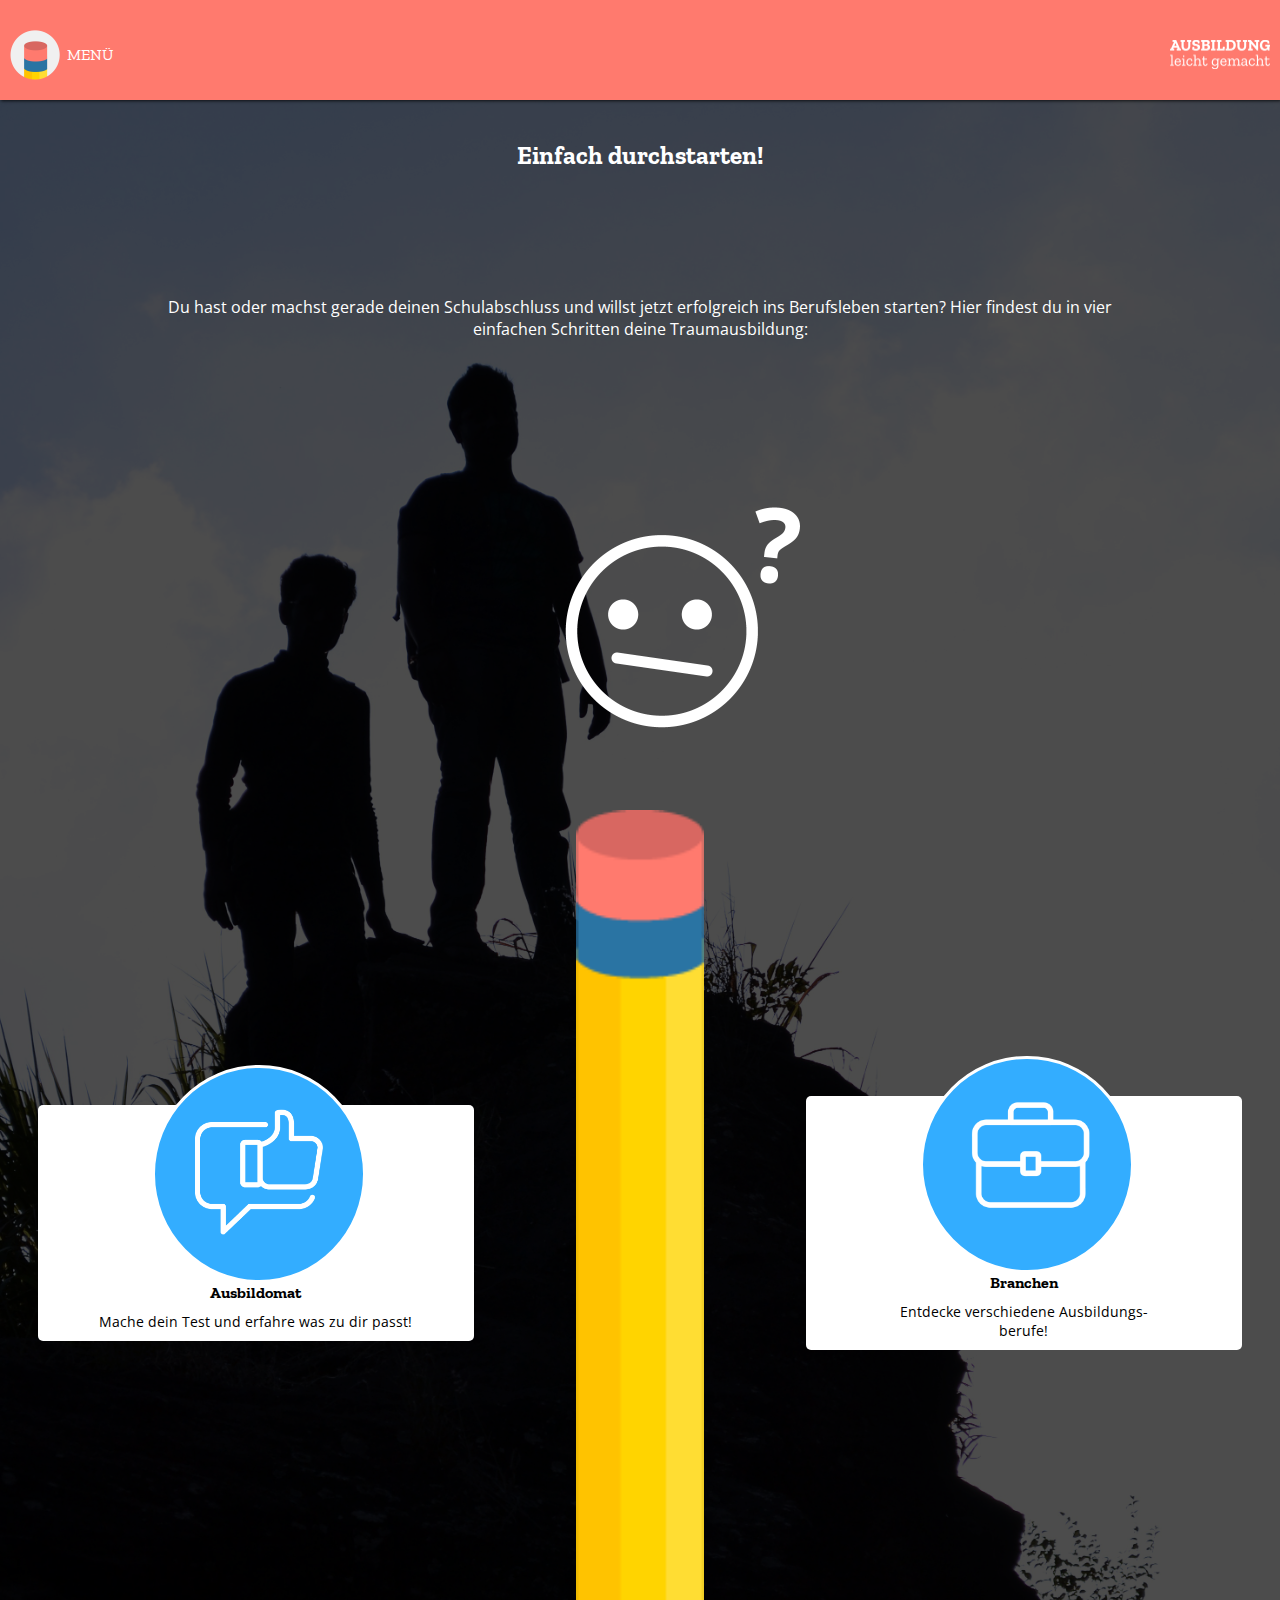
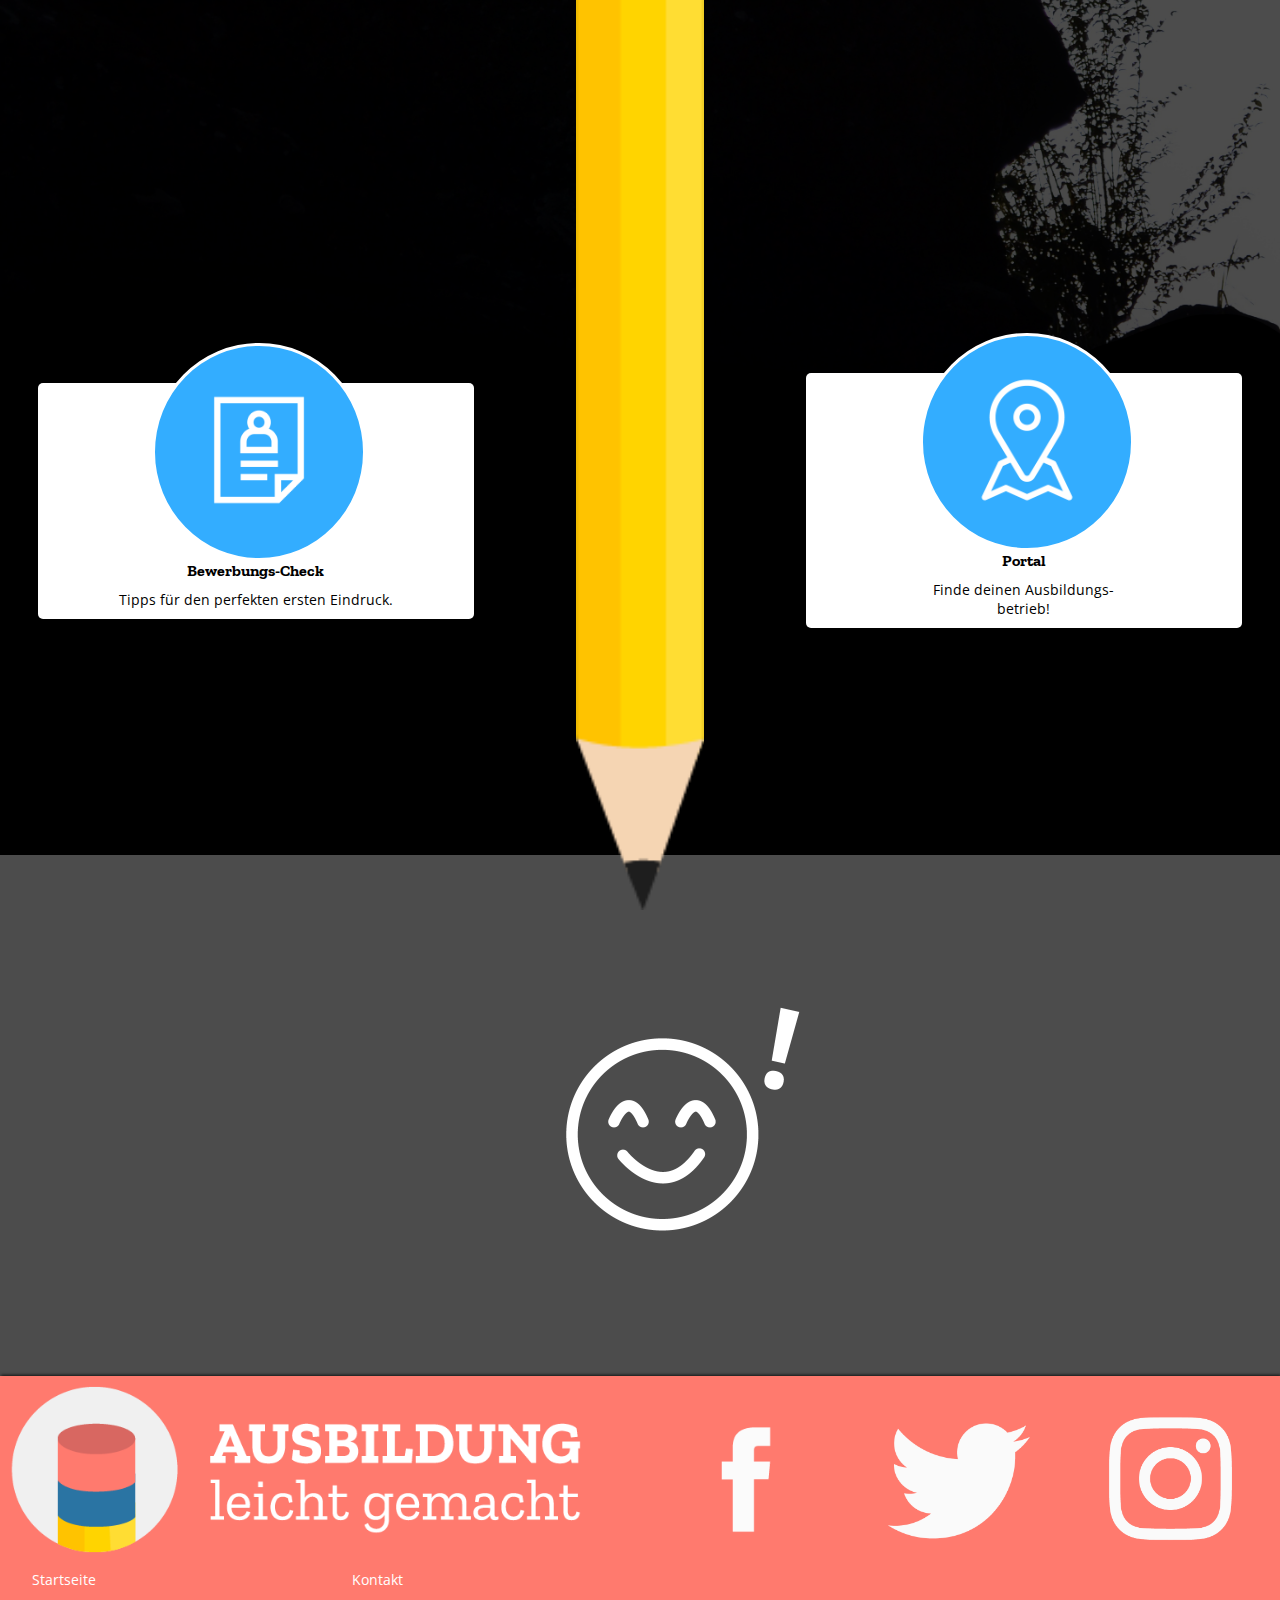
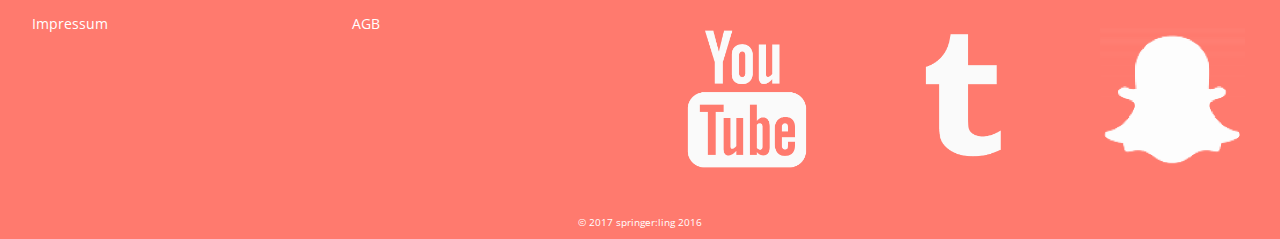
<file: public/index.html>
<!DOCTYPE html>
<html lang="de">
  <head>
    <meta charset="UTF-8" />
    <title>www.ausbildung-leicht-gemacht.de</title>

    <link
      href="https://fonts.googleapis.com/css?family=Open+Sans:400,700"
      rel="stylesheet"
    />
    <link
      href="https://fonts.googleapis.com/css?family=Zilla+Slab:400,600,700"
      rel="stylesheet"
    />
    <link rel="icon" href="http://example.com/favicon.png" />

    <link href="./css/Landingpage.css" rel="stylesheet" type="text/css" />
  </head>

  <body>
    <div id="wrapper">
      <div class="header">
        <div class="dropdown">
          <button class="dropbtn">
            <div class="menulogo">
              <img src="./img/logoohneschrift.png" alt="Logo2" />
            </div>
            <div class="menubutton">MENÜ</div>
          </button>

          <div class="dropdown-content">
            <a href="Ausbildomat.html">Ausbildomat</a>
            <a href="Branchen.html">Branchen</a>
            <a href="BewerbungsCheck.html">Bewerbungs-Check</a>
            <a href="Portal.html">Portal</a>
            <a href="MeinProfil.html">Mein Profil</a>
            <a href="MeinProfil.html">Für Unternehmen</a>
            <a href="index.html">Startseite</a>
          </div>
        </div>

        <div class="menulogo2">
          <a href="index.html"
            ><img src="./img/logonurschrift.png" alt="Logo2"
          /></a>
        </div>
      </div>

      <div class="intro">
        <h2>Einfach durchstarten!</h2>

        <p>
          Du hast oder machst gerade deinen Schulabschluss und willst jetzt
          erfolgreich ins Berufsleben starten? Hier findest du in vier einfachen
          Schritten deine Traumausbildung:
        </p>
      </div>

      <div class="smiley1"><img src="./img/smiley1.png" alt="smiley1" /></div>

      <div class="steps">
        <div class="col1">
          <div class="box1">
            <div class="stepbutton">
              <img src="./img/ausbildomat.png" alt="smiley1" />
            </div>
            <h3 class="boxtitel">Ausbildomat</h3>
            <p>Mache dein Test und erfahre was zu dir passt!</p>
          </div>

          <div class="box1">
            <div class="stepbutton">
              <img src="./img/bewerbung.png" alt="smiley1" />
            </div>
            <h3 class="boxtitel">Bewerbungs-Check</h3>
            <p>Tipps für den perfekten ersten Eindruck.</p>
          </div>
        </div>

        <div class="pen"><img src="./img/pen.png" alt="pen" /></div>

        <div class="col2">
          <div class="box2">
            <div class="stepbutton">
              <img src="./img/berufe.png" alt="smiley1" />
            </div>
            <h3 class="boxtitel">Branchen</h3>
            <p>
              Entdecke verschiedene Ausbildungs-<br />
              berufe!
            </p>
          </div>

          <div class="box2">
            <div class="stepbutton">
              <img src="./img/portal.png" alt="smiley1" />
            </div>
            <h3 class="boxtitel">Portal</h3>
            <p>
              Finde deinen Ausbildungs-<br />
              betrieb!
            </p>
          </div>
        </div>
      </div>

      <div class="smiley2"><img src="./img/smiley2.png" alt="smiley1" /></div>

      <div id="Footer">
        <div class="footercontent">
          <div class="spaltelinks">
            <div id="footerlogo">
              <img src="./img/logoweiss.png" alt="smiley1" />
            </div>

            <div class="footerlinks">
              <ul>
                <li class="linksfooter"><a href="#">Startseite</a></li>
                <li class="linksfooter"><a href="#">Kontakt</a></li>
                <li class="linksfooter"><a href="#">Impressum</a></li>
                <li class="linksfooter"><a href="#">AGB </a></li>
              </ul>
            </div>
          </div>

          <div class="spalterechts">
            <div>
              <div class="footersocial">
                <a href="#"><img src="./img/facebook.png" alt="facebook"/></a>
              </div>
              <div class="footersocial">
                <a href="#"><img src="./img/twitter.png" alt="twitter"/></a>
              </div>
              <div class="footersocial">
                <a href="#"><img src="./img/instagram.png" alt="instagram"/></a>
              </div>
            </div>
            <div>
              <div class="footersocial">
                <a href="#"><img src="./img/youtube.png" alt="youtube"/></a>
              </div>
              <div class="footersocial">
                <a href="#"><img src="./img/tumblr.png" alt="tumblr"/></a>
              </div>
              <div class="footersocial">
                <a href="#"><img src="./img/snapchat.png" alt="snapchat"/></a>
              </div>
            </div>
          </div>
        </div>

        <p id="copyright">&copy; 2017 springer:ling 2016</p>
      </div>
    </div>
  </body>
</html>
</file>
<file: public/css/Landingpage.css>
@charset "UTF-8";
/* CSS Document */

* {
  padding: 0;
  margin: 0;
}

body {
  background: url(../img/silhouette-191103.jpg) no-repeat;
  -webkit-background-size: cover;
  -moz-background-size: cover;
  -o-background-size: cover;
  background-size: cover;
  float: left;
  min-width: 360px;
}

html,
body {
  height: 100%;
  width: 100%;
}

#wrapper {
  background-color: rgba(0, 0, 0, 0.7);
  margin: 0;
  position: relative;
  min-height: 100%;
}

/*HEADER*/

.header {
  background-color: rgb(255, 122, 110);
  color: white;
  height: 80px;
  padding: 10px;
  box-shadow: 1px 1px 3px rgba(0, 0, 0, 0.75);
}

h1,
h2 {
  font-family: "Zilla Slab", serif;
  font-size: 25px;
}

.menulogo2 {
  margin-top: 30px;
  width: 100px;
  float: right;
}

/*NAVIGATION*/

.menulogo {
  width: 50px;
  float: left;
}

.menubutton {
  width: 60px;
  float: left;
  margin-top: 15px;
  font-family: "Zilla Slab", serif;
}

.dropbtn {
  margin-top: 20px;
  background-color: rgb(255, 122, 110);
  color: white;
  padding: 0px;
  font-size: 16px;
  border: none;
  cursor: pointer;
  float: left;
}

.dropdown {
  position: relative;
  display: inline-block;
}

.dropdown a {
  text-decoration: none;
  padding: 12px 16px;
  display: block;
  color: white;
  font-family: "Zilla Slab", serif;
}

.dropdown-content {
  display: none;
  position: absolute;
  background-color: rgb(51, 173, 255);
  min-width: 160px;
  box-shadow: 0px 8px 16px 0px rgba(0, 0, 0, 0.2);
  z-index: 1;
}

.dropdown:hover .dropdown-content {
  display: block;
}

/*INTRO TEXT*/

.intro {
  margin-top: 30px;
  color: white;
  padding: 10px;
  text-align: center;
  font-family: "Open Sans", serif;
}

.intro > p {
  margin: 10%;
  width: 80%;
  padding: 0;
}

/*ICONS*/

img {
  width: 100%;
}

.smiley1,
.smiley2 {
  width: 20%;
  margin-top: 10px;
  margin-left: 43%;
}

.pen {
  margin-top: 0px;
  width: 100%;
}

/*SCHRITT BOX*/

.steps {
  width: 100%;
  display: flex;
}

.stepbutton {
  background-color: rgb(51, 173, 255);
  border-radius: 50%;
  border: solid 3px white;
  margin-top: -50px;
  margin-left: 25%;
  width: 50%;
}

.col1,
.col2 {
  width: 34%;
  margin: 3%;
  display: flex;
  flex-direction: column;
  justify-content: space-around;
  text-align: center;
}

.box1 > p,
.box2 > p {
  font-family: "Open Sans", "sans-serif";
  font-size: 14px;
  margin-top: 10px;
}

.boxtitel {
  font-family: "Zilla Slab", serif;
  font-size: 16px;
}

.pen {
  width: 10%;
  padding: 5%;
}

.box1,
.box2 {
  color: black;
  background-color: white;
  padding: 10px;
  border-radius: 5px;
}

/*FOOTER*/

#copyright {
  color: white;
  text-align: center;
  font-family: "Open Sans", serif;
  font-size: 10px;
  margin-top: 5px;
  width: 100%;
  align-self: flex-end;
  margin-bottom: 10px;
}

#Footer {
  margin-top: 10%;
  background-color: rgb(255, 122, 110);
  position: relative;
  bottom: 0;
  width: 100%;
  height: 15%;
  box-shadow: 1px -1px 3px rgba(0, 0, 0, 0.75);
  display: flex;
  flex-direction: column;
}

.footercontent {
  display: flex;
  flex-direction: row;
}

.footerlinks {
  text-decoration: none;
  list-style-type: disc;
}

.linksfooter {
  width: 40%;
  float: left;
  margin: 2% 5%;
  list-style: none;
  color: white;
  text-decoration-style: none;
}

.linksfooter > a {
  color: white;
  text-decoration: none;
  font-family: "Open Sans", serif;
  font-size: 14px;
}

.footersocial {
  width: 33.3%;
}

.spaltelinks {
  width: 50%;
  display: flex;
  flex-direction: column;
}
.spalterechts {
  display: flex;
  flex-direction: column;
  width: 50%;
}

.spalterechts > div {
  display: flex;
  flex-direction: row;
}

#footerlogo {
  width: 90%;
  padding-top: 10px;
  margin-left: 10px;
}
</file>
